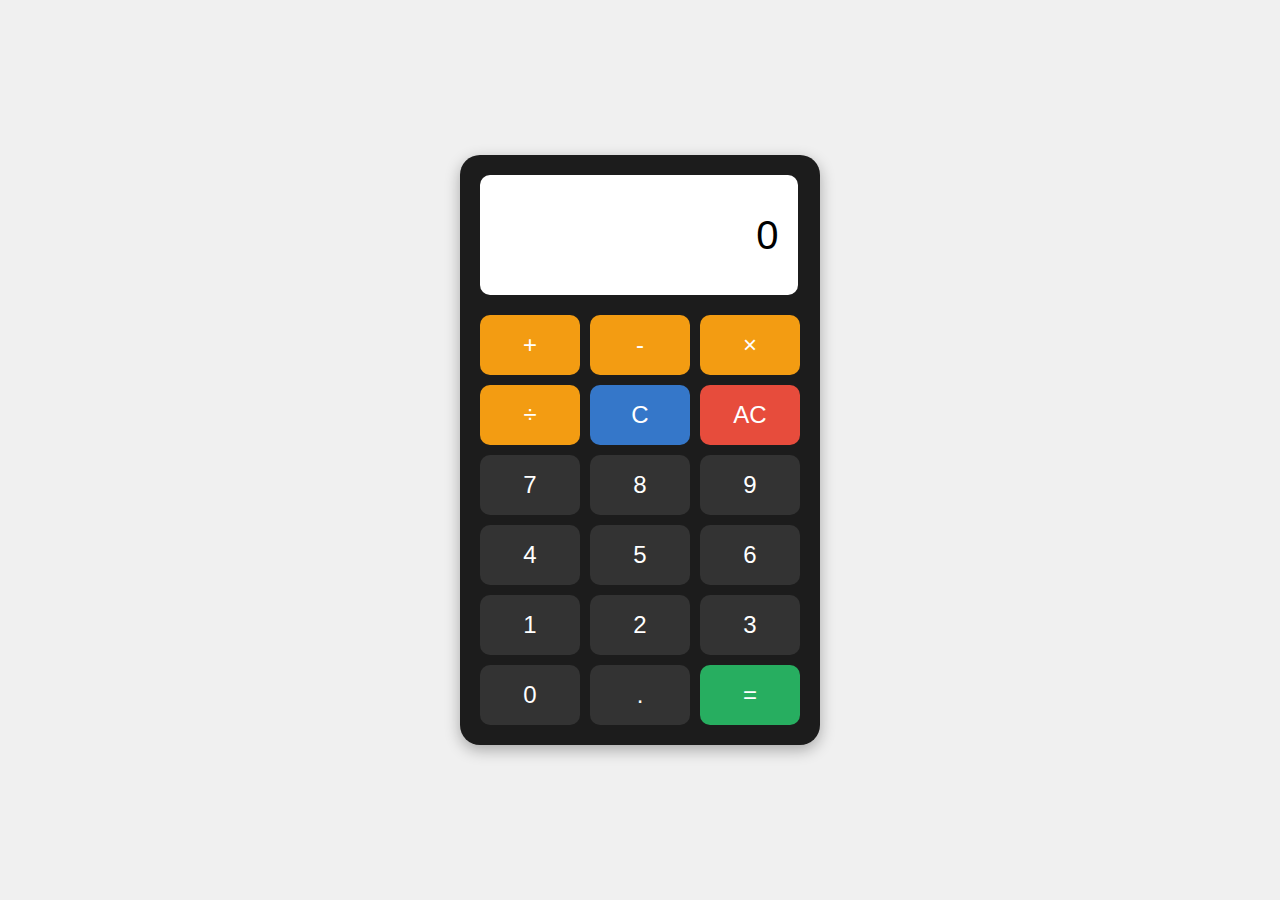
<file: calculator/index.html>
<!DOCTYPE html>
<html lang="en">
<head>
    <meta charset="UTF-8">
    <meta name="viewport" content="width=device-width, initial-scale=1.0">
    <title>Calculator</title>
    <link rel="stylesheet" href="./style.css">
</head>
<body>
    <div class="calculator">
        <input type="text" class="calculator-screen" value="" disabled />
        <div class="calculator-keys">
            <button type="button" class="operator" value="+">+</button>
            <button type="button" class="operator" value="-">-</button>
            <button type="button" class="operator" value="*">&times;</button>
            <button type="button" class="operator" value="/">&divide;</button>

            <button type="button" class="clear" value="clear">C</button>
            <button type="button" class="all-clear" value="all-clear">AC</button>

            <button type="button" value="7">7</button>
            <button type="button" value="8">8</button>
            <button type="button" value="9">9</button>

            <button type="button" value="4">4</button>
            <button type="button" value="5">5</button>
            <button type="button" value="6">6</button>

            <button type="button" value="1">1</button>
            <button type="button" value="2">2</button>
            <button type="button" value="3">3</button>

            <button type="button" value="0">0</button>
            <button type="button" class="decimal" value=".">.</button>
            

            <button type="button" class="equal-sign" value="=">=</button>
        </div>
    </div>
    <script src="index.js"></script>
</body>
</html>
</file>
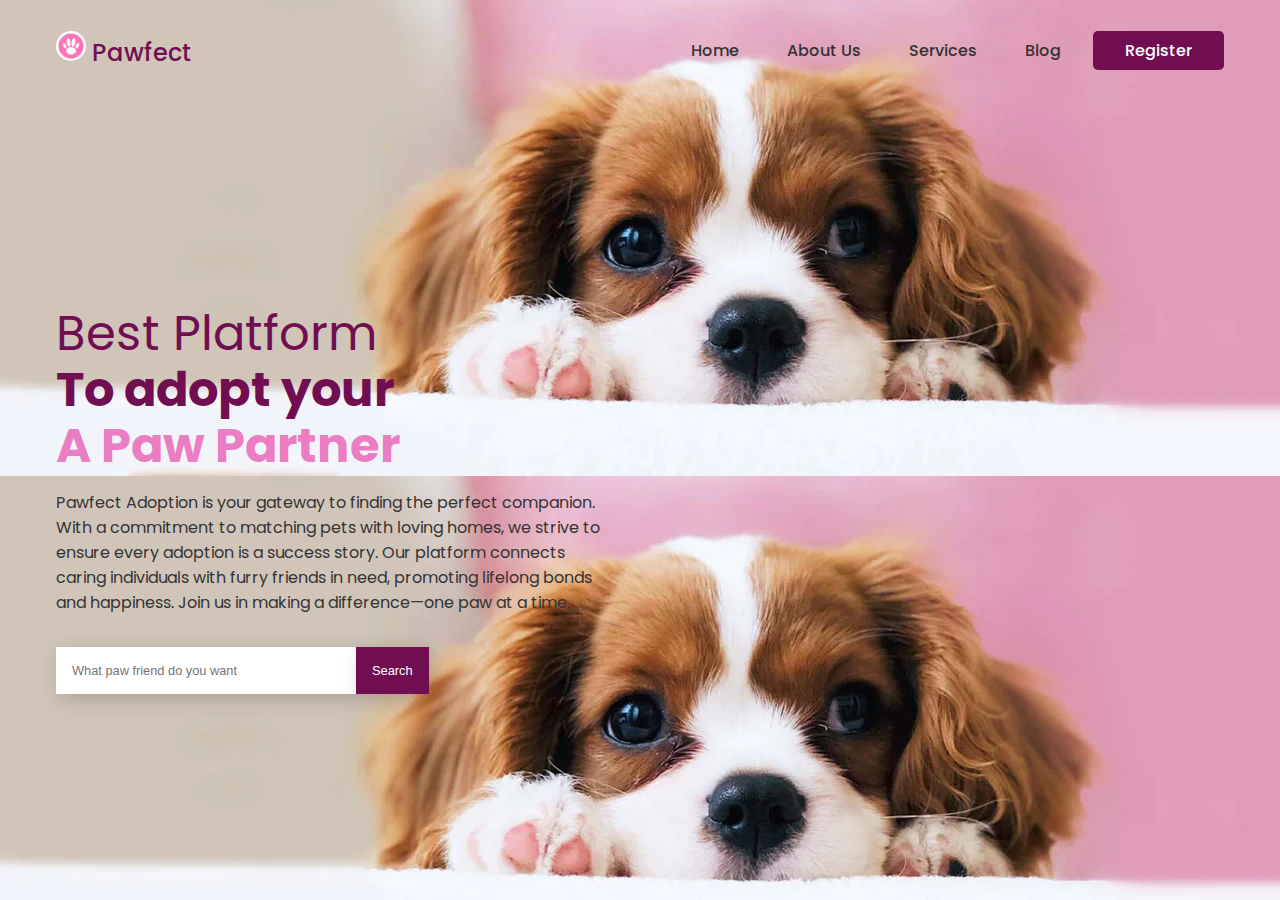
<file: landing page/index.html>
<!DOCTYPE html>
<html lang="en">
  <head>
    <meta charset="UTF-8" />
    <meta http-equiv="X-UA-Compatible" content="IE=edge" />
    <meta name="viewport" content="width=device-width, initial-scale=1.0" />
    <link rel="stylesheet" href="./style.css" />
    <title>Pawfect | Pet Adoption</title>
  </head>
  <body>
    <nav>
      <div class="nav__logo"><a href="#"><img class="logo" src="./paw.jpg" alt="paw image"> Pawfect</a></div>
      <ul class="nav__links">
        <li class="link"><a href="#">Home</a></li>
        <li class="link"><a href="#">About Us</a></li>
        <li class="link"><a href="#">Services</a></li>
        <li class="link"><a href="#">Blog</a></li>
        <li class="link"><a href="#" class="nav__btn">Register</a></li>
      </ul>
    </nav>
    <section class="container">
      <div class="content__container">
        <h1>
          Best Platform<br />
          <span class="heading__1">To adopt your</span><br />
          <span class="heading__2">A Paw Partner</span>
        </h1>
        <p>
            Pawfect Adoption is your gateway to finding the perfect companion. 
            With a commitment to matching pets with loving homes, we strive to 
            ensure every adoption is a success story. Our platform connects caring 
            individuals with furry friends in need, promoting lifelong bonds and 
            happiness. Join us in making a difference—one paw at a time.
        </p>
        <form>
          <input type="text" placeholder="What paw friend do you want" />
          <button type="submit">Search</button>
        </form>
      </div>
    </section>
  </body>
</html>
</file>
<file: calculator/style.css>
body {
    display: flex;
    justify-content: center;
    align-items: center;
    height: 100vh;
    background-color: #f0f0f0;
    font-family: 'Roboto', sans-serif;
    margin: 0;
}

.calculator {
    border: none;
    border-radius: 20px;
    width: 320px;
    background-color: #1c1c1c;
    box-shadow: 0 5px 15px rgba(0, 0, 0, 0.3);
    padding: 20px;
}

.calculator-screen {
    width: 87%;
    height: 80px;
    border: none;
    background-color: #fff;
    color: #000;
    text-align: right;
    padding: 20px;
    font-size: 2.5rem;
    border-radius: 10px;
    margin-bottom: 20px;
}

.calculator-keys {
    display: grid;
    grid-template-columns: repeat(3, 1fr);
    gap: 10px;
}

button {
    height: 60px;
    font-size: 1.5rem;
    border: none;
    border-radius: 10px;
    color: white;
    background-color: #333;
    transition: background-color 0.3s;
}

button:hover {
    background-color: #444;
}

button.operator {
    background-color: #f39c12;
}

button.operator:hover {
    background-color: #d48806;
}

button.equal-sign {
    background-color: #27ae60;
    height: calc(60px);
}

button.equal-sign:hover {
    background-color: #1e8449;
}

button.all-clear {
    background-color: #e74c3c;
}

button.all-clear:hover {
    background-color: #c0392b;
}

button.clear {
    background-color: #3577c9;
}

button.clear:hover {
    background-color: #0d659b;
}

button:active {
    background-color: #555;
}
</file>
<file: landing page/style.css>
@import url("https://fonts.googleapis.com/css2?family=Poppins:wght@400;500;600;700&display=swap");

:root {
  --primary-color:#700e51 ;
  --primary-color-dark:#eb7dc2;
  --secondary-color: #f9fafe;
  --text-color: #333333;
  --white: #ffffff;
  --max-width: 1200px;
}

* {
  padding: 0;
  margin: 0;
  box-sizing: border-box;
}

body {
  font-family: "Poppins", sans-serif;
  background-color: var(--secondary-color);
  background-image: url(./cute_dog.webp);
}


nav {
  max-width: var(--max-width);
  margin: auto;
  padding: 1rem;
  height: 100px;
  display: flex;
  align-items: center;
  justify-content: space-between;
}

.nav__logo a {
  font-size: 1.5rem;
  font-weight: 500;
  color: var(--primary-color);
  text-decoration: none;
  transition: 0.3s;
}

.nav__links {
  list-style: none;
  display: flex;
  align-items: center;
  gap: 1rem;
}

.link a {
  padding: 0.5rem 1rem;
  font-size: 1rem;
  font-weight: 500;
  color: var(--text-color);
  text-decoration: none;
  transition: 0.3s;
}

.link a:hover {
  color: var(--primary-color);
}

.link .nav__btn {
  padding: 0.5rem 2rem;
  color: var(--white) !important;
  background-color: var(--primary-color);
  border-radius: 5px;
}

.link .nav__btn:hover {
  background-color: var(--primary-color-dark);
}

.logo{
    position: relative;
    border-radius: 50px;
    height: 30px;
    width: 30px;
}

.container {
  max-width: var(--max-width);
  margin: auto;
  padding: 1rem;
  min-height: calc(100vh - 100px);
  display: grid;
  grid-template-columns: repeat(2, 1fr);
  gap: 5rem;
}

.content__container {
  display: flex;
  flex-direction: column;
  justify-content: center;
}

.content__container h1 {
  font-size: 3rem;
  font-weight: 400;
  line-height: 3.5rem;
  color: var(--primary-color);
  margin-bottom: 1rem;
}

.heading__1 {
  font-weight: 700;
}

.heading__2 {
  font-weight: 700;
  color: var(--primary-color-dark);
}

.content__container p {
  font-size: 1rem;
  color: var(--text-color);
  margin-bottom: 2rem;
}

.content__container form {
  display: flex;
  align-items: center;
}

.content__container input {
  width: 100%;
  max-width: 300px;
  padding: 1rem;
  font-size: 0.8rem;
  outline: none;
  border: none;
  box-shadow: 5px 5px 20px rgba(0, 0, 0, 0.2);
}

.content__container button {
  width: fit-content;
  padding: 1rem;
  font-size: 0.8rem;
  white-space: nowrap;
  background-color: var(--primary-color);
  color: var(--white);
  outline: none;
  border: none;
  box-shadow: 5px 5px 20px rgba(0, 0, 0, 0.2);
  transition: 0.3s;
  cursor: pointer;
}

.content__container button:hover {
  background-color: var(--primary-color-dark);
}


@media (width < 900px) {
  .link a:not(.nav__btn) {
    display: none;
  }

  .container {
    grid-template-columns: repeat(1, 1fr);
  }

  .content__container {
    text-align: center;
  }

  .content__container form {
    margin-right: auto;
    margin-left: auto;
  }

}
</file>
